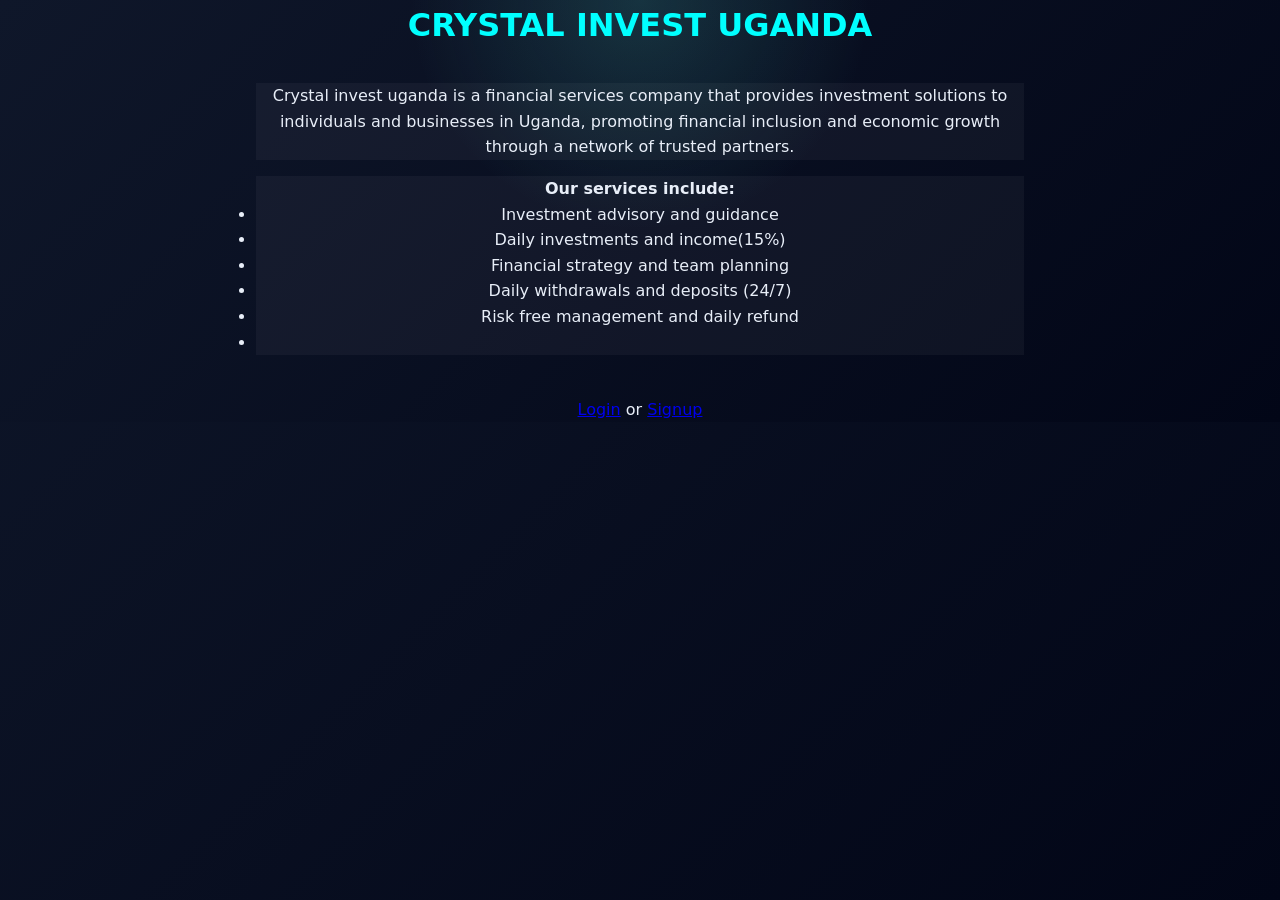
<file: index.html>
<!doctype html>
<html lang="en">
<head>
  <meta charset="utf-8" />
  <meta name="viewport" content="width=device-width,initial-scale=1" />
  <title>Crystal Invest</title>
  <link rel="stylesheet" href="styles.css">
</head>
<body>
  <header>
   <center><h1>CRYSTAL INVEST UGANDA</h1></center> 
   </header>
   <center>
    <div class="site-info">
        <p>Crystal invest uganda is a financial services company that provides investment solutions to individuals and businesses in Uganda, promoting financial inclusion and economic growth through a network of trusted partners.</p>
       </div>

       <div class="services">
         <p><b>Our services include:</b></p>
         <ul>
            <li>Investment advisory and guidance</li>
            <li>Daily investments and income(15%)</li>
            <li>Financial strategy and team planning</li>
            <li>Daily withdrawals and deposits (24/7)</li>
            <li>Risk free management and daily refund </li> 
            
            <li></li>
        </ul>
       </div> 

</center>
<br>
 <center>
    <div class="login-signup">
        <p><a href="login&signup.html">Login</a> or <a href="login&signup.html">Signup</a></p>
    </div>
</center>
   
   
  <script src="script.js"></script>
</body>
</html>
</file>
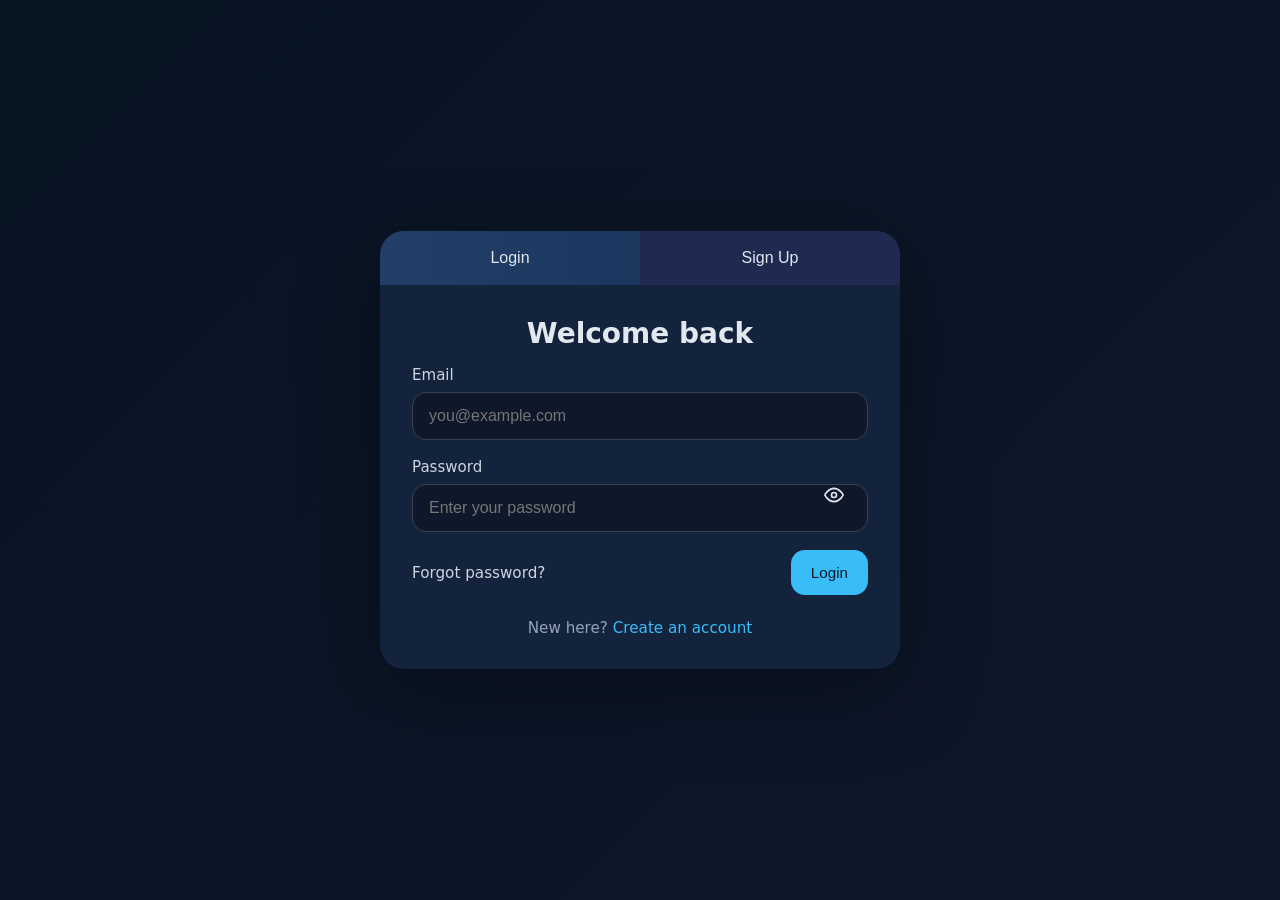
<file: login&signup.html>
<!DOCTYPE html>
<html lang="en">
<head>
  <meta charset="UTF-8">
  <meta name="viewport" content="width=device-width, initial-scale=1.0">
  <title>Login / Signup</title>
 <link rel="stylesheet" href="style1.css">
</head>
<body>
  <div class="container">
    <div class="form-switch">
      <button class="active" data-target="login-form">Login</button>
      <button data-target="signup-form">Sign Up</button>
    </div>
    <div class="card">
      <form id="login-form" class="active">
      <center><h1>Welcome back </h1></center>
       
        <div class="field">
          <label for="login-email">Email</label>
          <input id="login-email" type="email" placeholder="you@example.com" required>
        </div>
        <div class="field">
          <label for="login-password">Password</label>
          <input id="login-password" class="has-toggle" type="password" placeholder="Enter your password" required>
          <button type="button" class="password-toggle" data-target="login-password" aria-label="Show password"><svg xmlns="http://www.w3.org/2000/svg" viewBox="0 0 24 24" fill="none" stroke="currentColor" stroke-width="2" stroke-linecap="round" stroke-linejoin="round" width="20" height="20"><path d="M1 12s4-8 11-8 11 8 11 8-4 8-11 8-11-8-11-8z"/><circle cx="12" cy="12" r="3"/></svg></button>
        </div>
        <div class="actions">
          <a href="#">Forgot password?</a>
          <button type="submit">Login</button>
        </div>
        <div class="switch-link">
          New here? <button type="button" data-target="signup-form">Create an account</button>
        </div>
      </form>
      <form id="signup-form">
       <center><h1>Create Account</h1></center>
        <p>Sign up to start using the platform.</p>
        <div class="field">
          <label for="signup-name">Full Name</label>
          <input id="signup-name" type="text" placeholder="Jane Doe" required>
        </div>
        <div class="field">
          <label for="signup-username">Username</label>
          <input id="signup-username" type="text" placeholder="janedoe" required>
        </div>
        <div class="field">
          <label for="signup-email">Email</label>
          <input id="signup-email" type="email" placeholder="you@example.com"required>
        </div>
        <div class="field">
          <label for="signup-phone">Phone Number</label>
          <input id="signup-phone" type="tel" placeholder="+256700000000" required>
        </div>
        <div class="field">
          <label for="signup-dob">Date of Birth</label>
          <input id="signup-dob" type="date" required>
        </div>
        <div class="field">
          <label for="signup-password">Password</label>
          <input id="signup-password" class="has-toggle" type="password" placeholder="Choose a password" required>
          <button type="button" class="password-toggle" data-target="signup-password" aria-label="Show password"><svg xmlns="http://www.w3.org/2000/svg" viewBox="0 0 24 24" fill="none" stroke="currentColor" stroke-width="2" stroke-linecap="round" stroke-linejoin="round" width="20" height="20"><path d="M1 12s4-8 11-8 11 8 11 8-4 8-11 8-11-8-11-8z"/><circle cx="12" cy="12" r="3"/></svg></button>
        </div>
        <div class="field">
          <label for="signup-confirm">Confirm Password</label>
          <input id="signup-confirm" class="has-toggle" type="password" placeholder="Confirm password" required>
          <button type="button" class="password-toggle" data-target="signup-confirm" aria-label="Show password"><svg xmlns="http://www.w3.org/2000/svg" viewBox="0 0 24 24" fill="none" stroke="currentColor" stroke-width="2" stroke-linecap="round" stroke-linejoin="round" width="20" height="20"><path d="M1 12s4-8 11-8 11 8 11 8-4 8-11 8-11-8-11-8z"/><circle cx="12" cy="12" r="3"/></svg></button>
        </div>
        <div class="actions">
          <span></span>
          <button type="submit">Sign Up</button>
        </div>
        <div class="switch-link">
          Already have an account? <button type="button" data-target="login-form">Login instead</button>
        </div>
      </form>
    </div>
  </div>
  <script>
    
    const buttons = document.querySelectorAll('.form-switch button, .switch-link button');
    const forms = document.querySelectorAll('form');
    buttons.forEach(button => {
      button.addEventListener('click', () => {
        const targetId = button.dataset.target;
        if (!targetId) return;
        forms.forEach(form => {
          form.classList.toggle('active', form.id === targetId);
        });
        document.querySelectorAll('.form-switch button').forEach(tab => {
          tab.classList.toggle('active', tab.dataset.target === targetId);
        });
      });
    });

    const eyeIcon = '<svg xmlns="http://www.w3.org/2000/svg" viewBox="0 0 24 24" fill="none" stroke="currentColor" stroke-width="2" stroke-linecap="round" stroke-linejoin="round" width="20" height="20"><path d="M1 12s4-8 11-8 11 8 11 8-4 8-11 8-11-8-11-8z"/><circle cx="12" cy="12" r="3"/></svg>';
    const eyeOffIcon = '<svg xmlns="http://www.w3.org/2000/svg" viewBox="0 0 24 24" fill="none" stroke="currentColor" stroke-width="2" stroke-linecap="round" stroke-linejoin="round" width="20" height="20"><path d="M17.94 17.94A10.94 10.94 0 0 1 12 20c-7 0-11-8-11-8a19.49 19.49 0 0 1 5.66-6.36"/><path d="M1 1l22 22"/><path d="M9.88 9.88a3 3 0 0 0 4.24 4.24"/><path d="M14.12 14.12A3 3 0 0 1 9.88 9.88"/><path d="M18.36 5.64A19.49 19.49 0 0 1 23 12s-4 8-11 8a10.94 10.94 0 0 1-5.94-1.94"/></svg>';
    const passwordToggles = document.querySelectorAll('.password-toggle');
    passwordToggles.forEach(toggle => {
      toggle.addEventListener('click', () => {
        const targetInput = document.getElementById(toggle.dataset.target);
        if (!targetInput) return;
        const isPassword = targetInput.type === 'password';
        targetInput.type = isPassword ? 'text' : 'password';
        toggle.innerHTML = isPassword ? eyeOffIcon : eyeIcon;
        toggle.setAttribute('aria-label', isPassword ? 'Hide password' : 'Show password');
      });
    });

  const API_URL = 'https://script.google.com/macros/s/AKfycbwRAgPpN36OZsxeXp8XjewYMLlat3LLfn_2Cau-FZbPFevmcBSoIYdv7lnHHKvVORhf/exec';

document.getElementById('signupForm').addEventListener('submit', async (e) => {
  e.preventDefault();
  
  const password = document.getElementById('password').value;
  const confirm = document.getElementById('confirmPassword').value;
  if(password!== confirm) return alert('Passwords do not match');
  
  const data = {
    action: 'signup',
    fullName: document.getElementById('fullName').value,
    username: document.getElementById('username').value,
    email: document.getElementById('email').value,
    phone: document.getElementById('phone').value,
    dob: document.getElementById('dob').value,
    password: password
  };
  
  const res = await fetch(API_URL, {method: 'POST', body: JSON.stringify(data)});
  const result = await res.json();
  alert(result.msg);
});

async function loginUser() {
  const data = {
    action: 'login',
    username: document.getElementById('loginUsername').value,
    password: document.getElementById('loginPassword').value
  };
  const res = await fetch(API_URL, {method: 'POST', body: JSON.stringify(data)});
  const result = await res.json();
  if(result.status === 'success') {
    localStorage.setItem('user', result.username);
    window.location.href = 'homepage.html'; // go to game
  } else {
    alert(result.msg);
  }
}


    
  </script>



</body>
</html>
</file>
<file: styles.css>
:root {
  --bg: #0b1220;
  --card: rgba(255, 255, 255, 0.08);
  --text: #e8eef8;
  --accent: #4fd1c5;
  --accent2: #38b2ac;
  --muted: #a0aec0;
}

* {
  box-sizing: border-box;
  margin: 0;
  padding: 0;
}

div.site-info {
  margin-bottom: 1rem;
  color: inherit;
  width: 60%;
  background: rgba(255, 255, 255, 0.04);
}

div.services {
  margin-bottom: 1rem;
  color: inherit;
  width: 60%;
  background: rgba(255, 255, 255, 0.04);
}


div.login-signup {
  margin-bottom: 1rem;
  color: inherit;
  width: 50%;
}


html,
body {
  min-height: 100%;
  font-family: Inter, system-ui, -apple-system, BlinkMacSystemFont, "Segoe UI", sans-serif;
  background: radial-gradient(circle at top, rgba(79, 209, 197, 0.18), transparent 30%), linear-gradient(135deg, #0f172a 0%, #020617 100%);
  color: var(--text);
}

body {
  line-height: 1.6;
}

main {
  width: min(1120px, calc(100% - 2rem));
  margin: 0 auto;
  padding: 2.5rem 0;
}

header,
section,
footer {
  margin-bottom: 2rem;
}

.header {
  display: flex;
  flex-wrap: wrap;
  align-items: flex-end;
  justify-content: space-between;
  gap: 1rem;
  padding: 1.5rem 1.75rem;
  background: rgba(15, 23, 42, 0.85);
  border: 1px solid rgba(255, 255, 255, 0.08);
  border-radius: 1.5rem;
  backdrop-filter: blur(18px);
}

.header .logo {
  font-size: 1.75rem;
  font-weight: 700;
  letter-spacing: -0.03em;
}

.header .tagline {
  color: var(--muted);
  max-width: 45rem;
}

.hero {
  display: grid;
  gap: 1.5rem;
}

.cards {
  display: grid;
  grid-template-columns: repeat(auto-fit, minmax(260px, 1fr));
  gap: 1.25rem;
}

.card {
  background: var(--card);
  border: 1px solid rgba(255, 255, 255, 0.08);
  border-radius: 1.5rem;
  padding: 1.5rem;
  transition: transform 0.25s ease, border-color 0.25s ease, box-shadow 0.25s ease;
}

.card:hover {
  transform: translateY(-4px);
  border-color: rgba(79, 209, 197, 0.4);
  box-shadow: 0 18px 50px rgba(0, 0, 0, 0.18);
}

.card h2 {
  margin-bottom: 0.75rem;
  font-size: 1.15rem;
}

.card p {
  color: var(--muted);
  line-height: 1.75;
}

button,
.btn {
  display: inline-flex;
  align-items: center;
  justify-content: center;
  gap: 0.5rem;
  border: none;
  border-radius: 999px;
  padding: 0.9rem 1.4rem;
  background: linear-gradient(135deg, var(--accent), var(--accent2));
  color: #fff;
  cursor: pointer;
  transition: transform 0.2s ease, box-shadow 0.2s ease;
  text-decoration: none;
}

button:hover,
.btn:hover {
  transform: translateY(-2px);
  box-shadow: 0 12px 28px rgba(0, 0, 0, 0.22);
}

input,
textarea,
select {
  width: 100%;
  background: rgba(255, 255, 255, 0.05);
  border: 1px solid rgba(255, 255, 255, 0.1);
  color: var(--text);
  padding: 0.95rem 1rem;
  border-radius: 1rem;
  outline: none;
}

input:focus,
textarea:focus,
select:focus {
  border-color: rgba(79, 209, 197, 0.7);
  box-shadow: 0 0 0 4px rgba(79, 209, 197, 0.12);
}

footer {
  text-align: center;
  color: var(--muted);
  font-size: 0.95rem;
}

.img-frame {
  overflow: hidden;
  border-radius: 1.5rem;
  background: rgba(255, 255, 255, 0.04);
  border: 1px solid rgba(255, 255, 255, 0.08);
}

@media (max-width: 720px) {
  .header {
    flex-direction: column;
    align-items: flex-start;
  }

  main {
    padding: 1.5rem 0;
  }
}

h1{
    color: aqua;
}
</file>
<file: style1.css>
:root {
      --background: #0f172a;
      --card: #14233c;
      --panel: #1e2a4f;
      --text: #e2e8f0;
      --accent: #38bdf8;
      --accent-dark: #0ea5e9;
      --shadow: rgba(0, 0, 0, 0.35);
    }
    * {
      box-sizing: border-box;
      margin: 0;
      padding: 0;
    }
    body {
      font-family: Inter, system-ui, sans-serif;
      background: linear-gradient(135deg, #071422 0%, #0f172a 100%);
      color: var(--text);
      min-height: 100vh;
      display: flex;
      align-items: center;
      justify-content: center;
      padding: 24px;
    }
    .container {
      width: min(520px, 100%);
      background: var(--card);
      border-radius: 24px;
      box-shadow: 0 24px 80px var(--shadow);
      overflow: hidden;
    }
    .form-switch {
      display: flex;
      background: var(--panel);
    }
    .form-switch button {
      flex: 1;
      border: none;
      background: transparent;
      color: var(--text);
      padding: 18px 0;
      font-size: 1rem;
      cursor: pointer;
      transition: background 0.25s ease;
    }
    .form-switch button.active,
    .form-switch button:hover {
      background: linear-gradient(90deg, rgba(56,189,248,.14), rgba(14,165,233,.1));
    }
    .card {
      padding: 32px;
    }
    .card h1 {
      font-size: 1.75rem;
      margin-bottom: 16px;
    }
    .card p {
      color: #cbd5e1;
      margin-bottom: 24px;
      line-height: 1.6;
    }
    .field {
      margin-bottom: 18px;
      position: relative;
    }
    .field input.has-toggle {
      padding-right: 52px;
    }
    .password-toggle {
      position: absolute;
      right: 16px;
      top: 50%;
      transform: translateY(-50%);
      background: none;
      border: none;
      color: var(--text);
      cursor: pointer;
      width: 36px;
      height: 36px;
      display: flex;
      align-items: center;
      justify-content: center;
      padding: 0;
    }
    .field label {
      display: block;
      margin-bottom: 8px;
      font-size: 0.94rem;
      color: #cbd5e1;
    }
    .field input {
      width: 100%;
      padding: 14px 16px;
      border: 1px solid #374151;
      border-radius: 14px;
      background: #0f172a;
      color: var(--text);
      font-size: 1rem;
    }
    .field input:focus {
      outline: none;
      border-color: var(--accent);
      box-shadow: 0 0 0 4px rgba(56,189,248,0.12);
    }
    .actions {
      display: flex;
      align-items: center;
      justify-content: space-between;
      margin-top: 8px;
    }
    .actions a,
    .actions button {
      color: #cbd5e1;
      text-decoration: none;
      font-size: 0.95rem;
    }
    .actions button {
      background: var(--accent);
      color: #0f172a;
      border: none;
      border-radius: 14px;
      padding: 14px 20px;
      cursor: pointer;
      transition: background 0.2s ease;
    }
    .actions button:hover {
      background: var(--accent-dark);
    }
    .switch-link {
      margin-top: 24px;
      text-align: center;
      color: #94a3b8;
      font-size: 0.95rem;
    }
    .switch-link button {
      background: none;
      border: none;
      color: var(--accent);
      cursor: pointer;
      padding: 0;
      font: inherit;
    }
    form {
      display: none;
    }
    form.active {
      display: block;
    }
    @media (max-width: 768px) {
      body {
        padding: 16px;
      }
      .container {
        width: 100%;
        border-radius: 20px;
      }
      .card {
        padding: 28px;
      }
      .card h1 {
        font-size: 1.5rem;
      }
      .form-switch button {
        padding: 16px 0;
        font-size: 0.95rem;
      }
      .field input {
        padding: 12px 14px;
        font-size: 16px;
      }
      .password-toggle {
        width: 32px;
        height: 32px;
      }
      .field input.has-toggle {
        padding-right: 44px;
      }
      .actions button {
        padding: 12px 18px;
        font-size: 0.9rem;
      }
    }
    @media (max-width: 480px) {
      body {
        padding: 12px;
      }
      .container {
        border-radius: 16px;
      }
      .card {
        padding: 20px;
      }
      .card h1 {
        font-size: 1.25rem;
        margin-bottom: 12px;
      }
      .card p {
        margin-bottom: 20px;
        font-size: 0.9rem;
      }
      .form-switch {
        display: flex;
        gap: 0;
      }
      .form-switch button {
        padding: 14px 0;
        font-size: 0.85rem;
      }
      .field {
        margin-bottom: 16px;
      }
      .field label {
        font-size: 0.85rem;
        margin-bottom: 6px;
      }
      .field input {
        padding: 10px 12px;
        font-size: 16px;
        border-radius: 10px;
      }
      .password-toggle {
        right: 12px;
        width: 28px;
        height: 28px;
      }
      .password-toggle svg {
        width: 18px;
        height: 18px;
      }
      .field input.has-toggle {
        padding-right: 40px;
      }
      .actions {
        flex-direction: column;
        gap: 12px;
        margin-top: 6px;
      }
      .actions a {
        font-size: 0.85rem;
      }
      .actions button {
        width: 100%;
        padding: 12px 16px;
        font-size: 0.9rem;
      }
      .switch-link {
        margin-top: 20px;
        font-size: 0.85rem;
      }
      .switch-link button {
        font-size: 0.85rem;
      }
    }
    @media (max-width: 360px) {
      .card {
        padding: 16px;
      }
      .card h1 {
        font-size: 1.1rem;
      }
      .form-switch button {
        padding: 12px 0;
        font-size: 0.8rem;
      }
      .field input {
        padding: 10px 12px;
        font-size: 16px;
      }
    }
</file>
